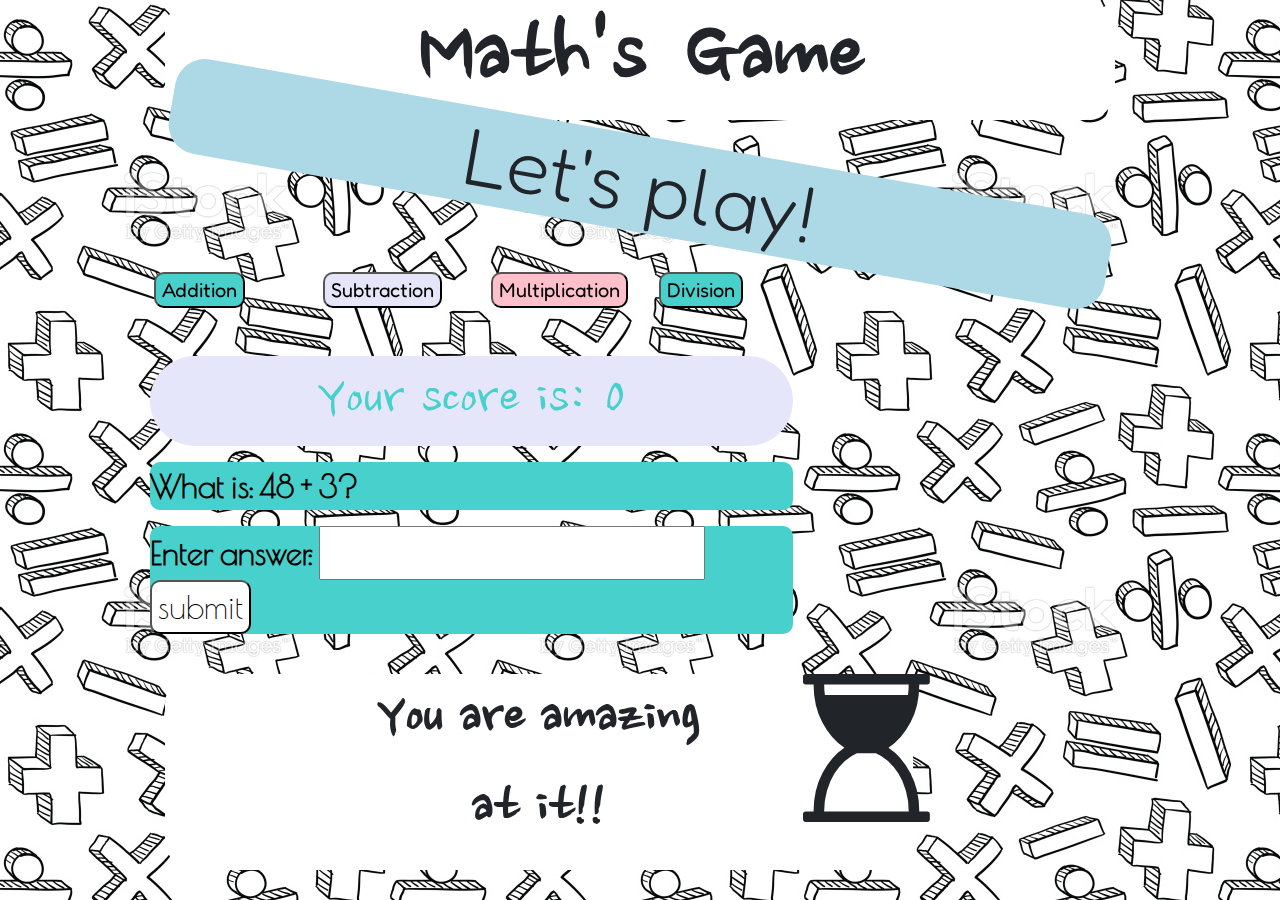
<file: index.html>
<!DOCTYPE html>
<html lang="en">

<head>
    <meta charset="UTF-8">
    <meta name="viewport" content="width=device-width, initial-scale=1.0">
    <meta http-equiv="X-UA-Compatible" content="ie=edge">
    <link rel="stylesheet" href="https://maxcdn.bootstrapcdn.com/bootstrap/4.0.0/css/bootstrap.min.css" integrity="sha384-Gn5384xqQ1aoWXA+058RXPxPg6fy4IWvTNh0E263XmFcJlSAwiGgFAW/dAiS6JXm" crossorigin="anonymous">
    <link href="https://fonts.googleapis.com/css?family=Fredoka+One" rel="stylesheet">
    <link href="https://fonts.googleapis.com/css?family=Poiret+One" rel="stylesheet">
    <link rel="stylesheet" href="css/mathsgame.css" type="text/css" />
    <link rel="stylesheet" href="mathgame.js" type="text/css" />
    <link href="css/hover.css" rel="stylesheet" type="text/css" />
    <link href="https://fonts.googleapis.com/css?family=Nanum+Brush+Script" rel="stylesheet">
    <link rel="stylesheet" href="https://use.fontawesome.com/releases/v5.3.1/css/all.css" integrity="sha384-mzrmE5qonljUremFsqc01SB46JvROS7bZs3IO2EmfFsd15uHvIt+Y8vEf7N7fWAU" crossorigin="anonymous">
    <link rel="stylesheet" href="https://cdnjs.cloudflare.com/ajax/libs/font-awesome/4.7.0/css/font-awesome.min.css">
    <title>Maths is fun!</title>
</head>

<body>


    <header>

        <div class="container">
            <div class="row">
                <div class="col-md-12">
                    <h1 class="title"> Math's Game </br>
                    </h1>
                    </hr>

                    <p>
                        <h3 class="subtitle">
                            Let's play!
                        </h3>
                    </p>

                </div>

            </div>

            </hr>
            </hr>
            </hr>
            &nbsp;
            </hr>

    </header>


    <div class="container-center">
        <div class="row">

            &nbsp;
            <div class="col-sm-2">
                <button class="hvr-buzz-out" id="btn1" type="button" class="btn btn-outline-secondary" onclick="setAdditionGame()">    Addition   </button>
            </div>
            <div class="col-sm-2">
                <button class="hvr-buzz-out" id="btn2" type="button" class="btn btn-outline-secondary" onclick="setSubtractionGame()" class="button">Subtraction</button> &nbsp;
            </div>
            <div class="col-sm-2">
                <button class="hvr-buzz-out" id="btn3" type="button" class="btn btn-outline-secondary" onclick="setMultiplicationGame()" class="button">Multiplication</button> &nbsp;
            </div>
            <div class="col-sm-2">
                <button class="hvr-buzz-out" id="btn1" type="button" class="btn btn-outline-secondary" onclick="setDivisionGame()">    Division   </button> &nbsp;
            </div>
        </div>
    </div>

    &nbsp;
    <div class="container-center" class="operations">
        <div class="row" class="center">
            <div class="col-sm-8" "col-md-8">
                <p class="p1">Your score is: <span id="score">0</span></p>

                <p class="p2" id="question">

                </p>




                <form class="p2" id="myForm" name="answerForm" onsubmit="checkAnswer(); return false;" action="#" data-gametype="addition">



                    <p>Enter answer:
                        <input type="number" name="answer">
                        <input type="hidden" name="rightAnswer">
                        <input class="input1" type="submit" value="submit"></p>

                </form>
            </div>
        </div>
    </div>

    &nbsp;
    <footer>
        <div class="container">
            <div class="row">
                <div class="col-sm-8">
                    <p class="footerparagraph">You are amazing     
                    </br>
                      at it!! 
                      </p>
                </div>

                <div class="row">
                    <div class="col-sm-3">
                        <div id="div1" class="fa"></div>

                    </div>


                </div>

            </div>






    </footer>

    <script src="mathgame.js"></script>
    <script src="https://code.jquery.com/jquery-3.2.1.slim.min.js" integrity="sha384-KJ3o2DKtIkvYIK3UENzmM7KCkRr/rE9/Qpg6aAZGJwFDMVNA/GpGFF93hXpG5KkN" crossorigin="anonymous"></script>
    <script src="https://cdnjs.cloudflare.com/ajax/libs/popper.js/1.12.9/umd/popper.min.js" integrity="sha384-ApNbgh9B+Y1QKtv3Rn7W3mgPxhU9K/ScQsAP7hUibX39j7fakFPskvXusvfa0b4Q" crossorigin="anonymous"></script>
    <script src="https://maxcdn.bootstrapcdn.com/bootstrap/4.0.0/js/bootstrap.min.js" integrity="sha384-JZR6Spejh4U02d8jOt6vLEHfe/JQGiRRSQQxSfFWpi1MquVdAyjUar5+76PVCmYl" crossorigin="anonymous"></script>
</body>

</html>
</file>
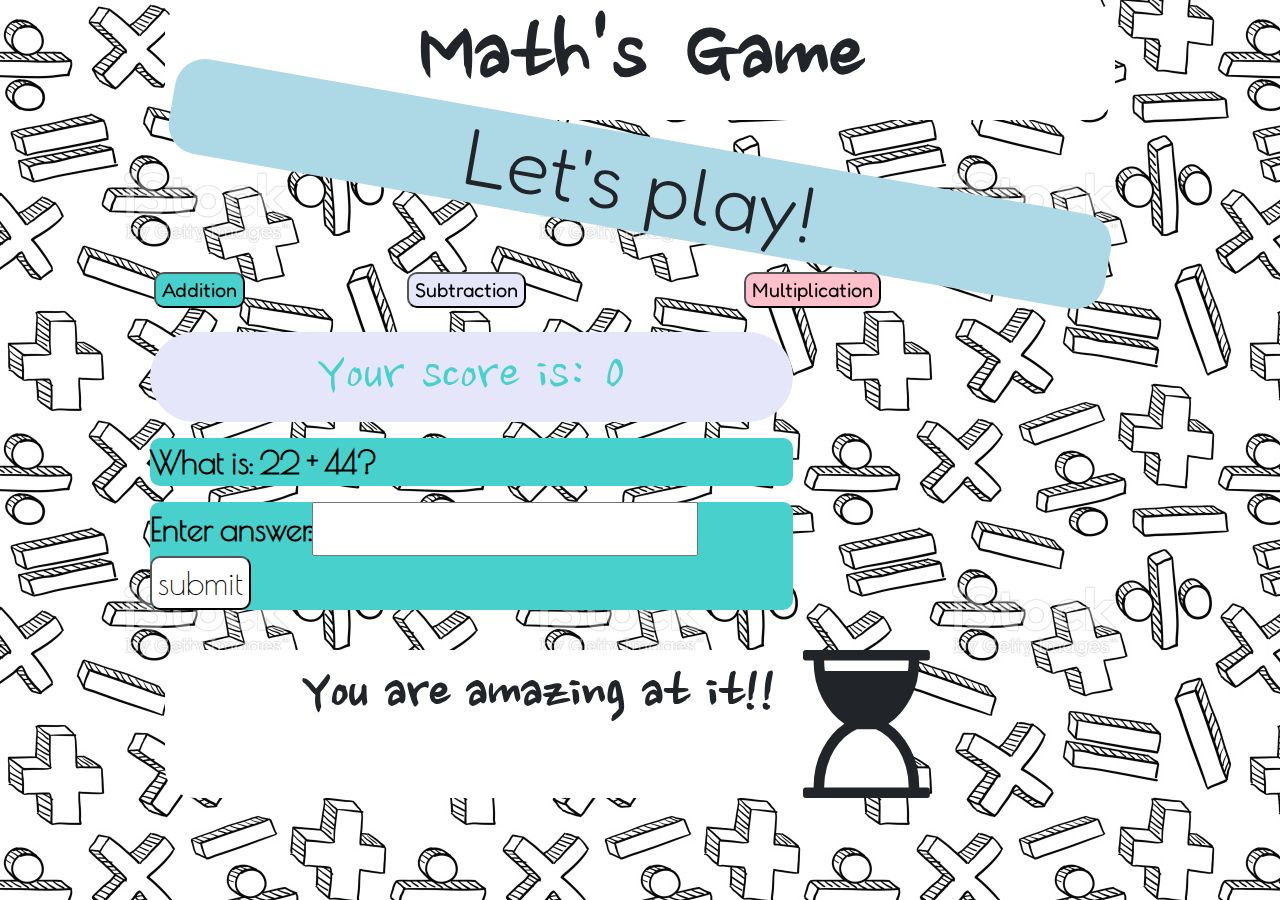
<file: mathgame.html>
<!DOCTYPE html>
<html lang="en">

<head>
    <meta charset="UTF-8">
    <meta name="viewport" content="width=device-width, initial-scale=1.0">
    <meta http-equiv="X-UA-Compatible" content="ie=edge">
    <link rel="stylesheet" href="https://maxcdn.bootstrapcdn.com/bootstrap/4.0.0/css/bootstrap.min.css" integrity="sha384-Gn5384xqQ1aoWXA+058RXPxPg6fy4IWvTNh0E263XmFcJlSAwiGgFAW/dAiS6JXm" crossorigin="anonymous">
    <link href="https://fonts.googleapis.com/css?family=Fredoka+One" rel="stylesheet">
    <link href="https://fonts.googleapis.com/css?family=Poiret+One" rel="stylesheet">
    <link rel="stylesheet" href="css/mathsgame.css" type="text/css" />
    <link rel="stylesheet" href="mathgame.js" type="text/css" />
    <link href="css/hover.css" rel="stylesheet" type="text/css" />
    <link href="https://fonts.googleapis.com/css?family=Nanum+Brush+Script" rel="stylesheet">
    <link rel="stylesheet" href="https://use.fontawesome.com/releases/v5.3.1/css/all.css" integrity="sha384-mzrmE5qonljUremFsqc01SB46JvROS7bZs3IO2EmfFsd15uHvIt+Y8vEf7N7fWAU" crossorigin="anonymous">
    <link rel="stylesheet" href="https://cdnjs.cloudflare.com/ajax/libs/font-awesome/4.7.0/css/font-awesome.min.css">
    <title>Maths is fun!</title>
</head>

<body>


    <header>

        <div class="container">
            <div class="row">
                <div class="col-md-12">
                    <h1 class="title"> Math's Game </br>
                    </h1>
                    </hr>

                    <p>
                        <h3 class="subtitle">
                            Let's play!
                        </h3>
                    </p>

                </div>

            </div>

            </hr>
            </hr>
            </hr>
            &nbsp;
            </hr>

    </header>


    <div class="container-center">
        <div class="row">

            &nbsp;
            <div class="col-sm-3">


                <button class="hvr-buzz-out" id="btn1" type="button" class="btn btn-outline-secondary" onclick="setAdditionGame()">    Addition   </button>
                &nbsp;
            </div>
            <div class="col-sm-4">
                <button class="hvr-buzz-out" id="btn2" type="button" class="btn btn-outline-secondary" onclick="setSubtractionGame()" class="button">Subtraction</button>
                &nbsp;
            </div>
            <div class="col-sm-4">
                <button class="hvr-buzz-out" id="btn3" type="button" class="btn btn-outline-secondary" onclick="setMultiplicationGame()" class="button">Multiplication</button>
                &nbsp;
            </div>
        </div>
    </div>

    &nbsp;
    <div class="container-center" class="operations">
        <div class="row" class="center">
            <div class="col-sm-8" "col-md-8-center">
                <p class="p1">Your score is: <span id="score">0</span></p>
                
                <p class="p2" id="question">

                </p>




                <form class="p2" id="myForm" name="answerForm" onsubmit="checkAnswer(); return false;" action="#" data-gametype="addition">
                   


                    <p>Enter answer:<input type="number" name="answer">
                        <input type="hidden" name="rightAnswer">
                        <input class="input1" type="submit" value="submit"></p>

                </form>
            </div>
        </div>
    </div>

    &nbsp;
    <footer>
        <div class="container">
            <div class="row">
                <div class="col-sm-8">
                    <p class="footerparagraph">You are amazing at it!!
                    </p>
                </div>

                <div class="row">
                    <div class="col-sm-3">
                        <div id="div1" class="fa"></div>

                    </div>


                </div>

            </div>

          




    </footer>

    <script src="mathgame.js"></script>
    <script src="https://code.jquery.com/jquery-3.2.1.slim.min.js" integrity="sha384-KJ3o2DKtIkvYIK3UENzmM7KCkRr/rE9/Qpg6aAZGJwFDMVNA/GpGFF93hXpG5KkN" crossorigin="anonymous"></script>
    <script src="https://cdnjs.cloudflare.com/ajax/libs/popper.js/1.12.9/umd/popper.min.js" integrity="sha384-ApNbgh9B+Y1QKtv3Rn7W3mgPxhU9K/ScQsAP7hUibX39j7fakFPskvXusvfa0b4Q" crossorigin="anonymous"></script>
    <script src="https://maxcdn.bootstrapcdn.com/bootstrap/4.0.0/js/bootstrap.min.js" integrity="sha384-JZR6Spejh4U02d8jOt6vLEHfe/JQGiRRSQQxSfFWpi1MquVdAyjUar5+76PVCmYl" crossorigin="anonymous"></script>
</body>

</html>
</file>
<file: css/mathsgame.css>
body{
    background-image: url("maths1.jpg");
    background-repeat: repeat;
    padding-left: 150px;
    padding-right: 150px;
    
}
/*---------------------------Header----------------------------------------*/
.title{
     font-family: 'Nanum Brush Script', cursive;
     font-size:100px;
     font-weight: bolder;
     background-color: white;
     text-align: center;
       border-radius: 30px;
       word-spacing: 10px;
       
     
}

.subtitle{
    font-family: 'Fredoka One', cursive;
    font-size: 80px;
    font-weight: lighter;
    text-align:center;
    background-color: lightblue;
    transform: rotate(10deg);
    border-radius: 30px;
    
}

.title, .subtitle{
    padding-left: 0px;
    padding-right: 0px;
}

/*----------------------------Buttons-----------------------------------------*/


.button{
    display: inline-block;
    /*padding: 3em;*/
    /*background-color: lightgrey;*/
    text-decoration: none;
    font-family: 'Nanum Brush Script', cursive;
    font-size: 150%;
    /*color: white;*/
    text-align: center;
    border-radius: 25px;
    width: 220px;
    height: 1px;
    
}

    
#btn1{
    background-color: mediumturquoise;
    border-radius: 10px;
    font-family: 'Fredoka One', cursive;
    font-size: 20px;
    
    
}

#btn2{
    background:#E6E6FA;
    border-radius: 10px;
    font-family: 'Fredoka One', cursive;
     font-size: 20px;
}
 #btn3 {
    background-color: #FFC0CB;
    border-radius: 10px;
    font-family: 'Fredoka One', cursive;
     font-size: 20px;
}

/*----------------------------form-----------------------------------------*/
.operations{
    width: 80rem;
    background-color: lightyellow;
    
    
}
.p1 {
    font-family: 'Nanum Brush Script', cursive;
    color: mediumturquoise;
    background-color: #E6E6FA;
    font-size:60px;
    /*padding-left: 25px;*/
    text-align: center;
    border-radius: 360px
}

#question, .p2 {
    font-family: 'Poiret One', cursive;
    font-weight: bolder;
    color:black ;
    font-size: xx-large;
    background:mediumturquoise ;
    border-radius: 10px;
    
    
}
    
.input1{
    border-radius: 10px;
    background-color: white;
}

/*---------------------Footer---------------------------*/
#div1 {
  font-size:148px
 
 
}


.footerparagraph{
    font-family: 'Nanum Brush Script', cursive;
     font-size: 60px;
     font-weight: bolder;
     background-color: white;
     text-align: center;
     border-radius: 30px;
     width:120%;
     height: 100%;
     
       
}

.smiley{
    width: 10px;
}
</file>
